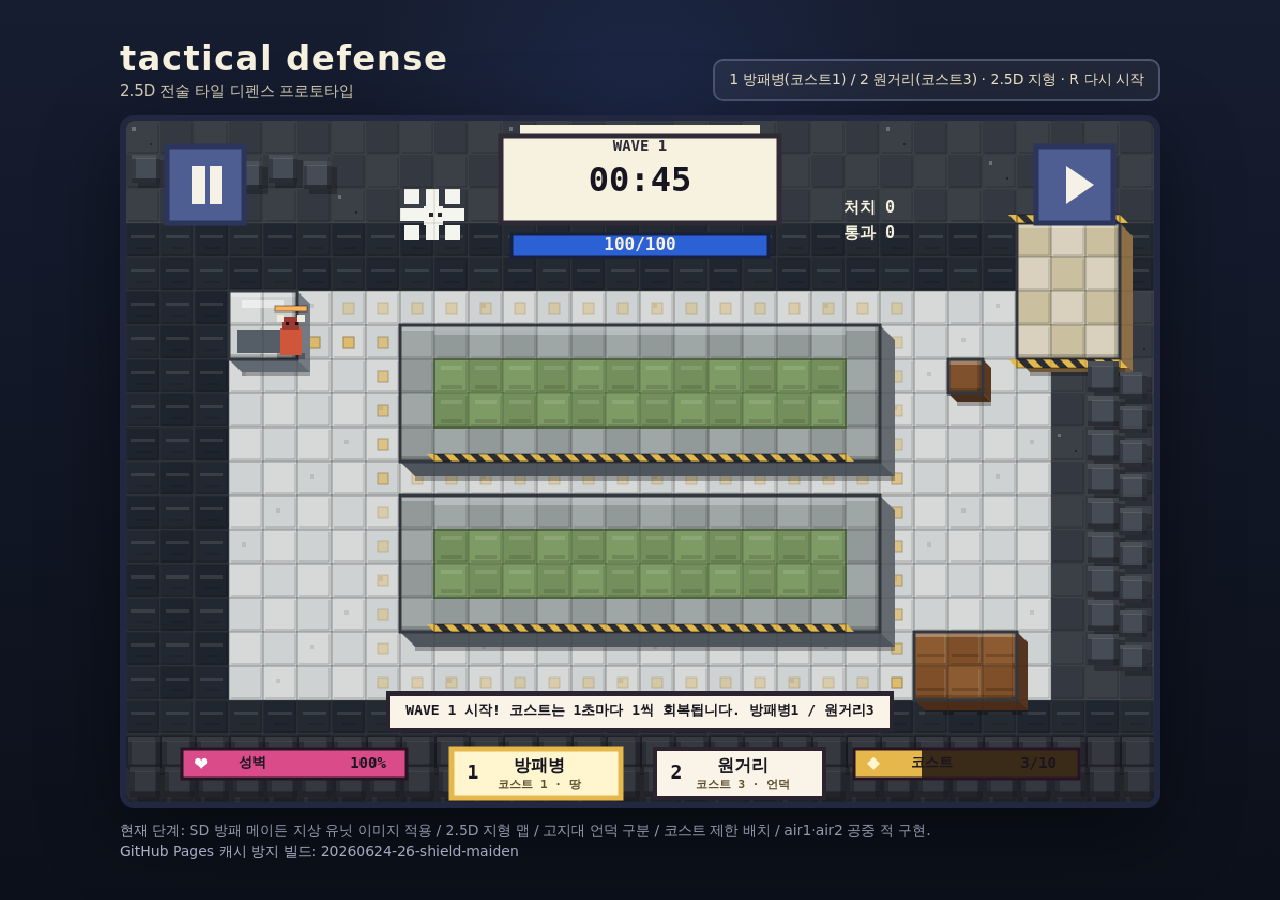
<file: index.html>
<!DOCTYPE html>
<html lang="ko">
<head>
  <meta charset="UTF-8" />
  <meta name="viewport" content="width=device-width, initial-scale=1.0" />
  <meta http-equiv="Cache-Control" content="no-cache, no-store, must-revalidate" />
  <meta http-equiv="Pragma" content="no-cache" />
  <meta http-equiv="Expires" content="0" />
  <title>Tactical Defense Prototype</title>
  <link rel="stylesheet" href="style.css?v=20260624-26-shield-maiden" />
</head>
<body>
  <main class="game-page">
    <section class="game-wrap" aria-label="tactical defense game prototype">
      <div class="game-header">
        <div>
          <h1>tactical defense</h1>
          <p>2.5D 전술 타일 디펜스 프로토타입</p>
        </div>
        <div class="guide">
          1 방패병(코스트1) / 2 원거리(코스트3) · 2.5D 지형 · R 다시 시작
        </div>
      </div>

      <div class="canvas-frame">
        <canvas id="gameCanvas" width="960" height="640"></canvas>
      </div>

      <div class="dev-note">
        현재 단계: SD 방패 메이든 지상 유닛 이미지 적용 / 2.5D 지형 맵 / 고지대 언덕 구분 / 코스트 제한 배치 / air1·air2 공중 적 구현.<br />
        GitHub Pages 캐시 방지 빌드: 20260624-26-shield-maiden
      </div>
    </section>
  </main>

  <script>
    if ("serviceWorker" in navigator) {
      navigator.serviceWorker.getRegistrations()
        .then((registrations) => registrations.forEach((registration) => registration.unregister()))
        .catch(() => {});
    }

    if (window.caches) {
      caches.keys()
        .then((keys) => Promise.all(keys.map((key) => caches.delete(key))))
        .catch(() => {});
    }
  </script>
  <script src="script.js?v=20260624-26-shield-maiden"></script>
</body>
</html>
</file>
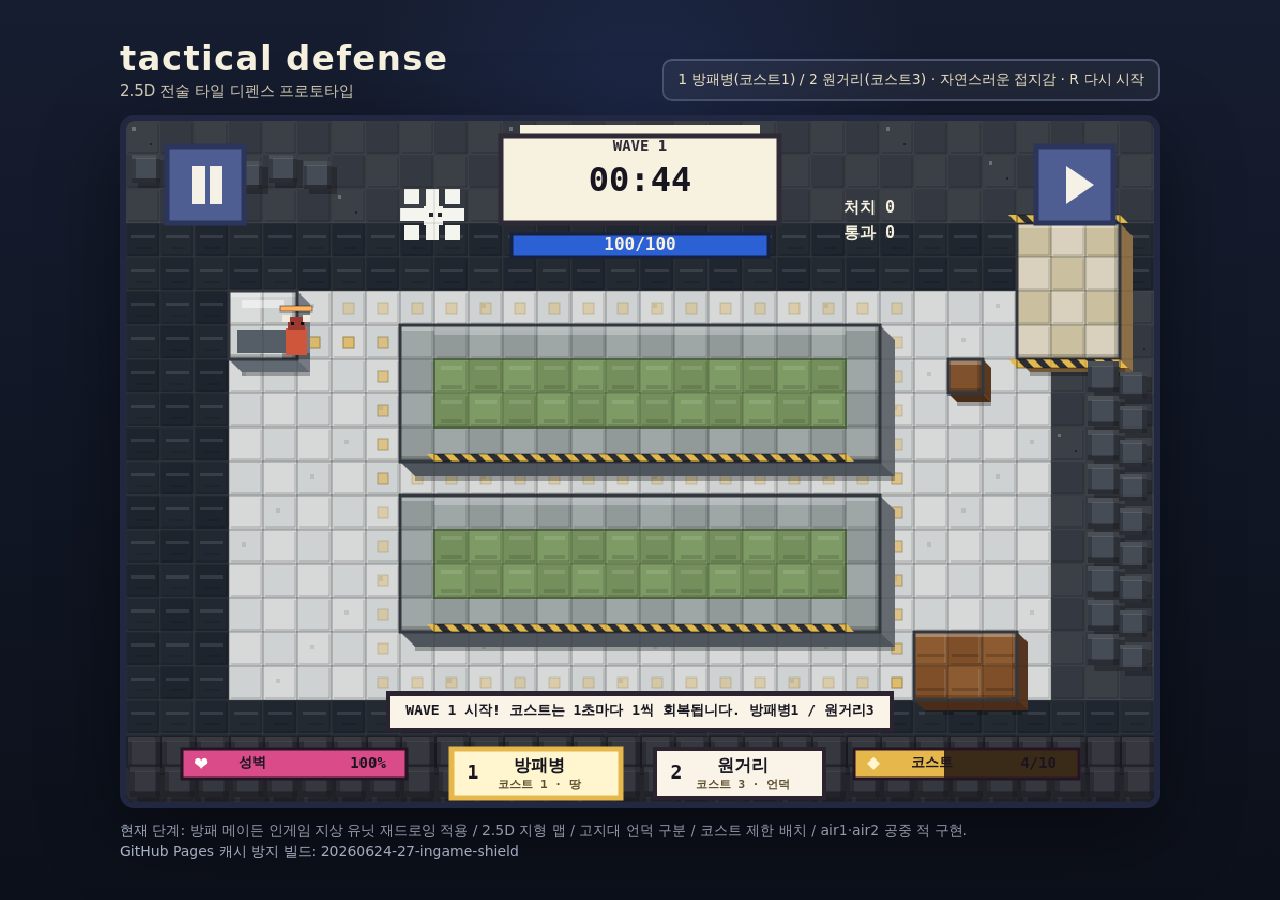
<file: defense_ingame_shield_redraw_update/index.html>
<!DOCTYPE html>
<html lang="ko">
<head>
  <meta charset="UTF-8" />
  <meta name="viewport" content="width=device-width, initial-scale=1.0" />
  <meta http-equiv="Cache-Control" content="no-cache, no-store, must-revalidate" />
  <meta http-equiv="Pragma" content="no-cache" />
  <meta http-equiv="Expires" content="0" />
  <title>Tactical Defense Prototype</title>
  <link rel="stylesheet" href="style.css?v=20260624-27-ingame-shield" />
</head>
<body>
  <main class="game-page">
    <section class="game-wrap" aria-label="tactical defense game prototype">
      <div class="game-header">
        <div>
          <h1>tactical defense</h1>
          <p>2.5D 전술 타일 디펜스 프로토타입</p>
        </div>
        <div class="guide">
          1 방패병(코스트1) / 2 원거리(코스트3) · 자연스러운 접지감 · R 다시 시작
        </div>
      </div>

      <div class="canvas-frame">
        <canvas id="gameCanvas" width="960" height="640"></canvas>
      </div>

      <div class="dev-note">
        현재 단계: 방패 메이든 인게임 지상 유닛 재드로잉 적용 / 2.5D 지형 맵 / 고지대 언덕 구분 / 코스트 제한 배치 / air1·air2 공중 적 구현.<br />
        GitHub Pages 캐시 방지 빌드: 20260624-27-ingame-shield
      </div>
    </section>
  </main>

  <script>
    if ("serviceWorker" in navigator) {
      navigator.serviceWorker.getRegistrations()
        .then((registrations) => registrations.forEach((registration) => registration.unregister()))
        .catch(() => {});
    }

    if (window.caches) {
      caches.keys()
        .then((keys) => Promise.all(keys.map((key) => caches.delete(key))))
        .catch(() => {});
    }
  </script>
  <script src="script.js?v=20260624-27-ingame-shield"></script>
</body>
</html>
</file>
<file: style.css>
* {
  box-sizing: border-box;
}

html,
body {
  margin: 0;
  min-height: 100%;
  background: #101522;
  color: #f7f1df;
  font-family: system-ui, -apple-system, BlinkMacSystemFont, "Segoe UI", sans-serif;
}

.game-page {
  min-height: 100vh;
  display: flex;
  align-items: center;
  justify-content: center;
  padding: 28px;
  background:
    radial-gradient(circle at 50% 15%, rgba(89, 124, 255, 0.12), transparent 30%),
    linear-gradient(180deg, #161d30 0%, #0c101a 100%);
}

.game-wrap {
  width: min(100%, 1040px);
}

.game-header {
  display: flex;
  justify-content: space-between;
  align-items: flex-end;
  gap: 20px;
  margin-bottom: 14px;
}

.game-header h1 {
  margin: 0;
  font-size: 34px;
  letter-spacing: 0.04em;
  text-transform: lowercase;
}

.game-header p {
  margin: 4px 0 0;
  color: #d8cfb9;
  font-size: 15px;
}

.guide {
  padding: 10px 14px;
  border: 2px solid #4d5672;
  border-radius: 10px;
  background: rgba(255, 255, 255, 0.05);
  color: #efe5c8;
  font-size: 14px;
  white-space: nowrap;
}

.canvas-frame {
  position: relative;
  width: 100%;
  aspect-ratio: 3 / 2;
  border: 6px solid #222842;
  border-radius: 14px;
  overflow: hidden;
  background: #000;
  box-shadow: 0 24px 80px rgba(0, 0, 0, 0.45);
}

#gameCanvas {
  display: block;
  width: 100%;
  height: 100%;
  image-rendering: pixelated;
  image-rendering: crisp-edges;
  cursor: pointer;
}

.dev-note {
  margin-top: 12px;
  color: #bfc6de;
  font-size: 14px;
  line-height: 1.5;
}
</file>
<file: defense_ingame_shield_redraw_update/style.css>
* {
  box-sizing: border-box;
}

html,
body {
  margin: 0;
  min-height: 100%;
  background: #101522;
  color: #f7f1df;
  font-family: system-ui, -apple-system, BlinkMacSystemFont, "Segoe UI", sans-serif;
}

.game-page {
  min-height: 100vh;
  display: flex;
  align-items: center;
  justify-content: center;
  padding: 28px;
  background:
    radial-gradient(circle at 50% 15%, rgba(89, 124, 255, 0.12), transparent 30%),
    linear-gradient(180deg, #161d30 0%, #0c101a 100%);
}

.game-wrap {
  width: min(100%, 1040px);
}

.game-header {
  display: flex;
  justify-content: space-between;
  align-items: flex-end;
  gap: 20px;
  margin-bottom: 14px;
}

.game-header h1 {
  margin: 0;
  font-size: 34px;
  letter-spacing: 0.04em;
  text-transform: lowercase;
}

.game-header p {
  margin: 4px 0 0;
  color: #d8cfb9;
  font-size: 15px;
}

.guide {
  padding: 10px 14px;
  border: 2px solid #4d5672;
  border-radius: 10px;
  background: rgba(255, 255, 255, 0.05);
  color: #efe5c8;
  font-size: 14px;
  white-space: nowrap;
}

.canvas-frame {
  position: relative;
  width: 100%;
  aspect-ratio: 3 / 2;
  border: 6px solid #222842;
  border-radius: 14px;
  overflow: hidden;
  background: #000;
  box-shadow: 0 24px 80px rgba(0, 0, 0, 0.45);
}

#gameCanvas {
  display: block;
  width: 100%;
  height: 100%;
  image-rendering: pixelated;
  image-rendering: crisp-edges;
  cursor: pointer;
}

.dev-note {
  margin-top: 12px;
  color: #bfc6de;
  font-size: 14px;
  line-height: 1.5;
}
</file>
